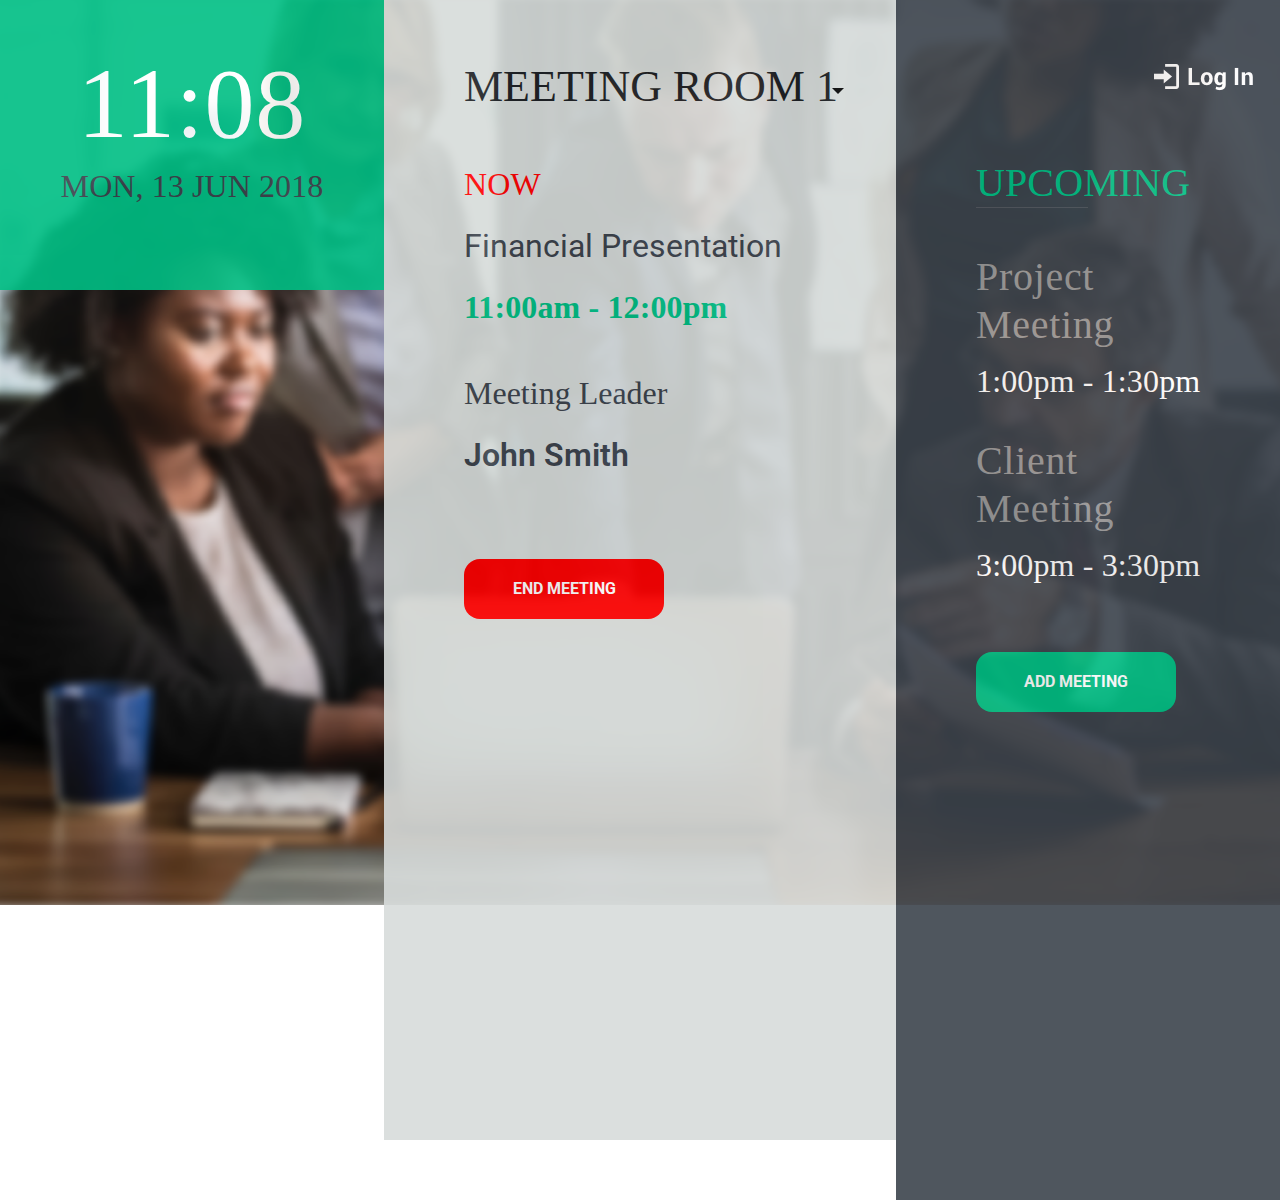
<file: display.html>
<!DOCTYPE html>
<html>
    <head>
        <title> MCRA </title>
        <meta charset="UTF-8">
        <meta name="viewport" content="width=device-width, initial-scale=1.0">
        
        <link rel="stylesheet" href="https://maxcdn.bootstrapcdn.com/bootstrap/3.3.7/css/bootstrap.min.css">
        <link rel="stylesheet" href="main.css">
        
        <script src="https://ajax.googleapis.com/ajax/libs/jquery/3.3.1/jquery.min.js"></script>
        <script src="https://maxcdn.bootstrapcdn.com/bootstrap/3.3.7/js/bootstrap.min.js"></script>
    </head>
    <body>
        <div class="main-container">
            <div class="timedate">
                <h1 class="time">11:08 <br><span>MON, 13 JUN 2018</span></h1>
            </div>
            <div class="mid-sect">
                <div class="custom-select">
                  <select>
                    <option value="0">MAIN CONFERENCE ROOM</option>
                    <option value="2" selected="selected">MEETING ROOM 1</option>
                    <option value="3">MEETING ROOM 2</option>
                  </select>
                </div>
                <div class="mid-info">
                    <div class="top">
                        <p class="red-color">NOW</p>
                        <p style="color:#3C434C;">Financial Presentation</p>
                        <p class="green-color">11:00am - 12:00pm</p>
                    </div>
                    <div class="bottom">
                        <p style="color:#3C434C;font-family: Roboto-Regular;">Meeting Leader</p>
                        <p style="font-weight: 600;color:#3C434C;">John Smith</p>
                    </div>
                </div>
                <div class="btnGroup">
                    <a href="#" class="end-btn">END MEETING</a>
                    <div class="redBG"></div>
                </div>
            </div>
            
            <div class="right-sect">
                <div class="container">
                    <div class="login-btn">
                        <button type='button' class="btn-link" data-toggle="modal" data-target="#popUpWindow"><img class="login-btn" src="Assets/Icons/login-icon-1x.png" alt="login"></button>
                    </div>
                  
                </div>
                <div class="short-line"></div>
                <div class="right-top">
                    <h2 class="green-color">UPCOMING</h2>
                </div>
                    <div class="right-info">
                        <h3>Project <br>Meeting</h3>
                        <div class="long-line"></div>
                        <p class="white">1:00pm - 1:30pm</p>
                        <div class="right-bottom">
                            <h3>Client <br>Meeting</h3>
                            <p class="white">3:00pm - 3:30pm</p>
                        </div>
                    </div>
                <div class="btnGroup">
                    <a href="#" class="add-btn">ADD MEETING</a>
                    <div class="greenBG"></div>
                </div>
            </div>
        </div>
        <script>
        var x, i, j, selElmnt, a, b, c;
        /*look for any elements with the class "custom-select":*/
        x = document.getElementsByClassName("custom-select");
        for (i = 0; i < x.length; i++) {
          selElmnt = x[i].getElementsByTagName("select")[0];
          /*for each element, create a new DIV that will act as the selected item:*/
          a = document.createElement("DIV");
          a.setAttribute("class", "select-selected");
          a.innerHTML = selElmnt.options[selElmnt.selectedIndex].innerHTML;
          x[i].appendChild(a);
          /*for each element, create a new DIV that will contain the option list:*/
          b = document.createElement("DIV");
          b.setAttribute("class", "select-items select-hide");
          for (j = 0; j < selElmnt.length; j++) {
            /*for each option in the original select element,
            create a new DIV that will act as an option item:*/
            c = document.createElement("DIV");
            c.innerHTML = selElmnt.options[j].innerHTML;
            c.addEventListener("click", function(e) {
                /*when an item is clicked, update the original select box,
                and the selected item:*/
                var y, i, k, s, h;
                s = this.parentNode.parentNode.getElementsByTagName("select")[0];
                h = this.parentNode.previousSibling;
                for (i = 0; i < s.length; i++) {
                  if (s.options[i].innerHTML == this.innerHTML) {
                    s.selectedIndex = i;
                    h.innerHTML = this.innerHTML;
                    y = this.parentNode.getElementsByClassName("same-as-selected");
                    for (k = 0; k < y.length; k++) {
                      y[k].removeAttribute("class");
                    }
                    this.setAttribute("class", "same-as-selected");
                    break;
                  }
                }
                h.click();
            });
            b.appendChild(c);
          }
          x[i].appendChild(b);
          a.addEventListener("click", function(e) {
              /*when the select box is clicked, close any other select boxes,
              and open/close the current select box:*/
              e.stopPropagation();
              closeAllSelect(this);
              this.nextSibling.classList.toggle("select-hide");
              this.classList.toggle("select-arrow-active");
            });
        }
        function closeAllSelect(elmnt) {
          /*a function that will close all select boxes in the document,
          except the current select box:*/
          var x, y, i, arrNo = [];
          x = document.getElementsByClassName("select-items");
          y = document.getElementsByClassName("select-selected");
          for (i = 0; i < y.length; i++) {
            if (elmnt == y[i]) {
              arrNo.push(i)
            } else {
              y[i].classList.remove("select-arrow-active");
            }
          }
          for (i = 0; i < x.length; i++) {
            if (arrNo.indexOf(i)) {
              x[i].classList.add("select-hide");
            }
          }
        }
        /*if the user clicks anywhere outside the select box,
        then close all select boxes:*/
        document.addEventListener("click", closeAllSelect);</script>
        </body>
        <div class="modal fade" id="popUpWindow">
            <div class="modal-dialog">
              <div class="modal-content">
                <!-- body -->
                <div class="modal-header">
                    
                    <div class="modal-pic" id="float-right">
                        <img src="Assets/Images/login-bg.png">
                      </div>
                  <form role="form" id="float-left">
                    <div class="form-group">
                        <h1>Log In</h1>
                      <input type="email" class="form-control" placeholder="Email"/>
                      <input type="password" class="form-control" placeholder="Password" />
                    </div>
                  </form>
                    <!-- footer -->
                  <div class="footer">
                  <button id="log-in" class="btn btn-success btn-block">Log In</button>
                </div>  
                </div>
              </div>
            </div>
          </div>
    </html>
</file>
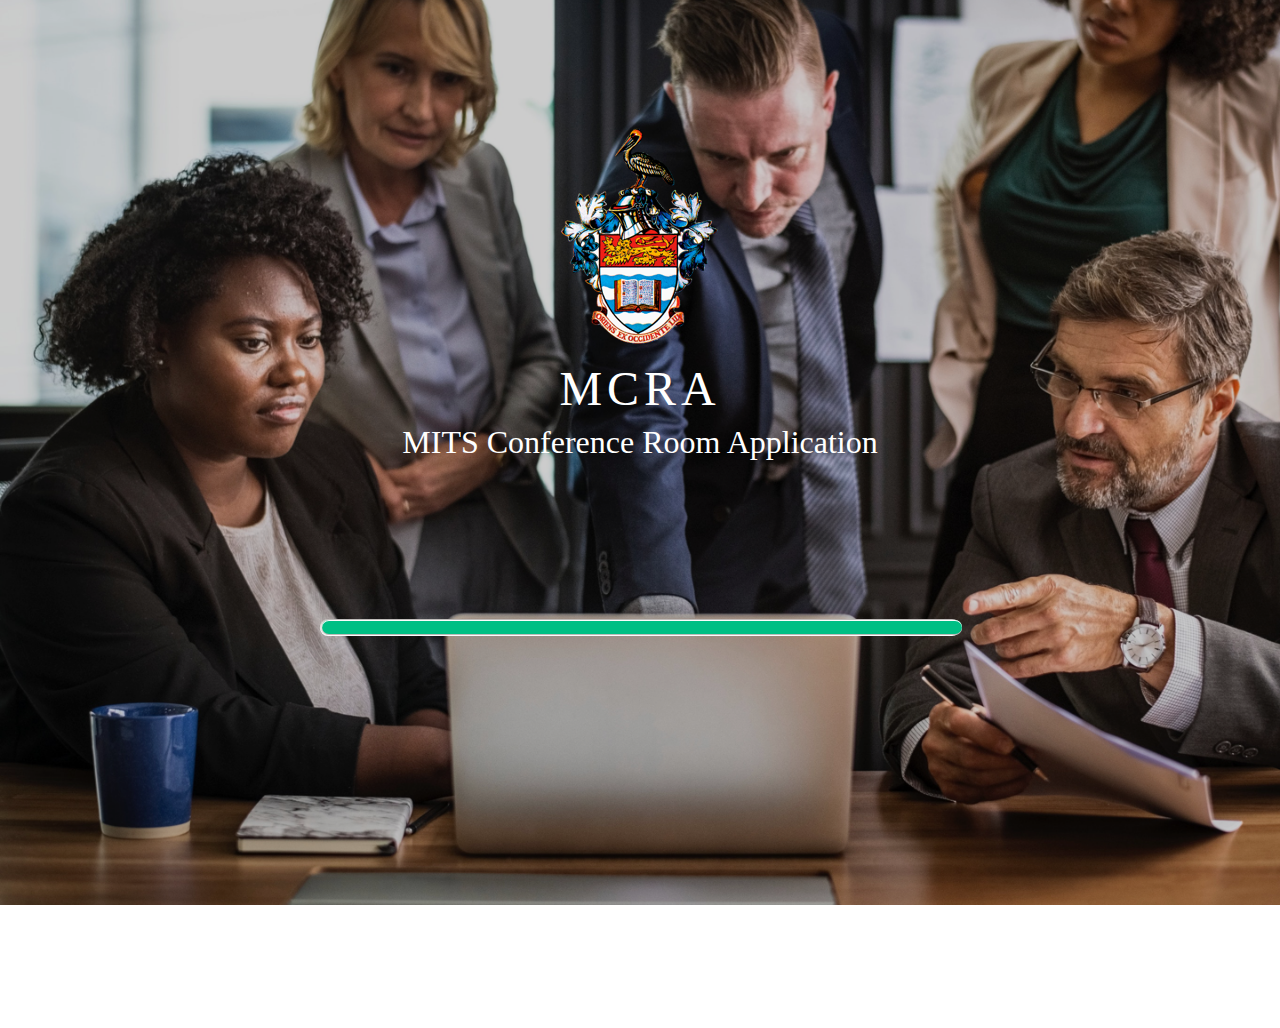
<file: load.html>
<!DOCTYPE html>
<html>
    <head>
        <title> MCRA </title>
        <meta charset="UTF-8">
        <meta name="viewport" content="width=device-width, initial-scale=1.0">
        <link rel="stylesheet" href="load.css">
    </head>
    <body>
        <div class="center">
            <img src="Assets/Images/UWI%20logo.png" alt="logo">
            <h1>MCRA</h1>
            <h2>MITS Conference Room Application</h2>
            <ul id="skill">
                <li><span class="bar graphic-design"></span></li>
            </ul>
        </div>
    </body>
</html>
</file>
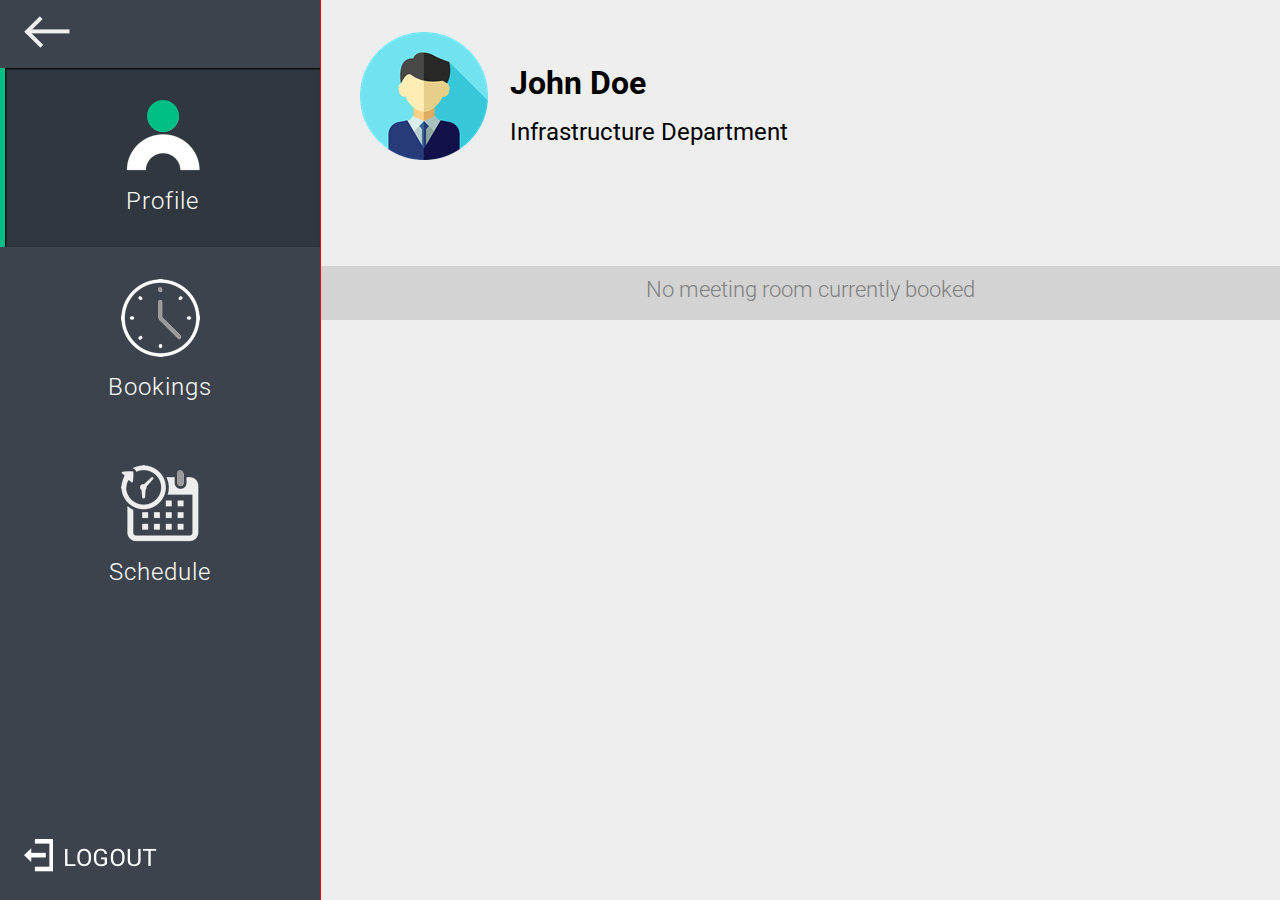
<file: profile.html>
<!DOCTYPE html>
<html>
    <head>
        <title> MCRA </title>
        <meta charset="UTF-8">
        <meta name="viewport" content="width=device-width, initial-scale=1.0">
        <link rel="stylesheet" href="profile.css">
    </head>
    <body>
        <section id="sideMenu">
            <nav>
                <img class="back-btn" src="Assets/Icons/back-btn@2x.png" alt="back">
                
                <div id="profile-tab" class="tab-icon active">
                    <img src="Assets/Icons/profile-icon@2x.png" alt="profile tab">
                    <a href="#">Profile</a>
                </div>
                <div id="book-tab" class="tab-icon">
                    <img src="Assets/Icons/clock-icon@2x.png" alt="bookings">
                    <a href="#">Bookings</a>
                </div>
                <div id="sched-tab" class="tab-icon">
                    <img src="Assets/Icons/calender-icon@2x.png" alt="calender">
                    <a href="#">Schedule</a>
                </div>
                <div class="mobile">
                    <label for="toggle">&#9776;</label>
                    <input type="checkbox" id="toggle"/>
                    <ul>
                        <li><a href="#">Profile</a></li>
                        <li><a href="#">Bookings</a></li>
                        <li><a href="#">Schedule</a></li>
                    </ul>
                </div>
            </nav>
            <div class="log-out">
                    <img src="Assets/Icons/logout-icon.png">
                </div>
        </section>
        <header>
            <div class="top-sect">
                <img src="Assets/Icons/user.png" alt="Avatar" class="avatar">
                <h1>John Doe</h1>
                <h2>Infrastructure Department</h2>
            </div>
            <div class="colorBG">
                <p>No meeting room currently booked</p>
            </div>
        </header>
    </body>
</html>
</file>
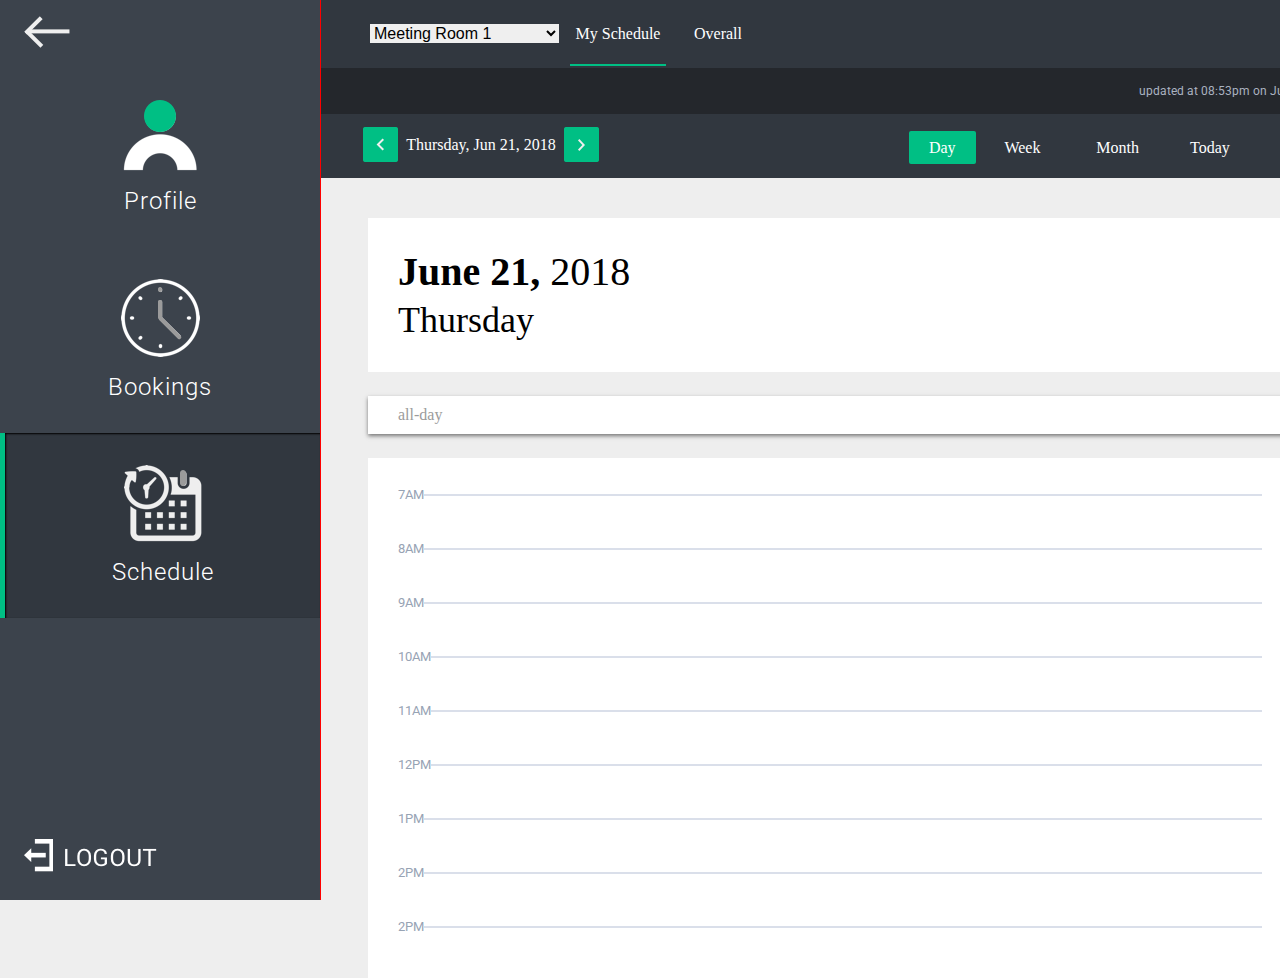
<file: schedule-day.html>
<!DOCTYPE html>
<html>
    <head>
        <title> MCRA </title>
        <meta charset="UTF-8">
        <meta name="viewport" content="width=device-width, initial-scale=1.0">
        <link rel="stylesheet" href="schedule-day.css">
        <script src="main.js"></script>
    </head>
    <body>
        <section id="sideMenu">
            <nav>
                <img class="back-btn" src="Assets/Icons/back-btn@2x.png" alt="back">
                
                <div id="profile-tab" class="tab-icon">
                    <img src="Assets/Icons/profile-icon@2x.png" alt="profile tab">
                    <a href="#">Profile</a>
                </div>
                <div id="book-tab" class="tab-icon">
                    <img src="Assets/Icons/clock-icon@2x.png" alt="bookings">
                    <a href="#">Bookings</a>
                </div>
                <div id="sched-tab" class="tab-icon  active">
                    <img src="Assets/Icons/calender-icon@2x.png" alt="calender">
                    <a href="#">Schedule</a>
                </div>
                <div class="mobile">
                    <label for="toggle">&#9776;</label>
                    <input type="checkbox" id="toggle"/>
                    <ul>
                        <li><a href="#">Profile</a></li>
                        <li><a href="#">Bookings</a></li>
                        <li><a href="#">Schedule</a></li>
                    </ul>
                </div>
            </nav>
            <div class="log-out">
                    <img src="Assets/Icons/logout-icon.png">
                </div>
        </section>
        <header>
            <div class="nav top">
                <ul>
                    <li><div class="custom-select" >
                      <select>
                        <option value="0">Main Conference Room</option>
                        <option value="1" selected="selected">Meeting Room 1</option>
                        <option value="2">Meeting Room 2</option>
                      </select>
                    </div></li>
                    <li class="sched top-active"><a href="#">My Schedule</a></li>
                    <li class="overall top-inactive"><a href="#">Overall</a></li>
                </ul>
            </div>
            <div class="time-update"><p>updated at 08:53pm on June 12, 2018</p></div>
            <div class="nav low">
                <div class="date-nav">
                    <img src="Assets/Icons/date-nav-left-btn.png"><p>Thursday, Jun 21, 2018</p><img src="Assets/Icons/date-nav-right-btn.png">
                </div>
                <ul>
                    <li><a class="day low-active" href="#">Day</a></li>
                     <li><a class="week" href="#">Week</a></li>
                     <li><a class="month" href="#">Month</a></li>
                     <li><a class="today" href="#">Today</a></li>
                </ul>
            </div>
            <div class="content-wrapper">
                <div class="section date-display">
                    <h1><span style="font-weight: 600;">June 21, </span>2018<br><span style="font-size:36px; ">Thursday</span></h1>
                </div>
                <div class="section all-day">
                    <p>all-day</p>
                </div>
                <div class="scheduler">
                    <ul class="content">
                        <li class="left"><span>7AM</span></li>
                        <li>8AM</li>
                        <li>9AM</li>
                        <li>10AM</li>
                        <li>11AM</li>
                        <li>12PM</li>
                        <li>1PM</li>
                        <li>2PM</li>
                        <li>2PM</li>
                        <li>3PM</li>
                        <li>4PM</li>
                        <li>5PM</li>
                        <li>6PM</li>
                        <li>7PM</li>
                    </ul>
                </div>
            </div>
        </header>
    </body>
</html>
</file>
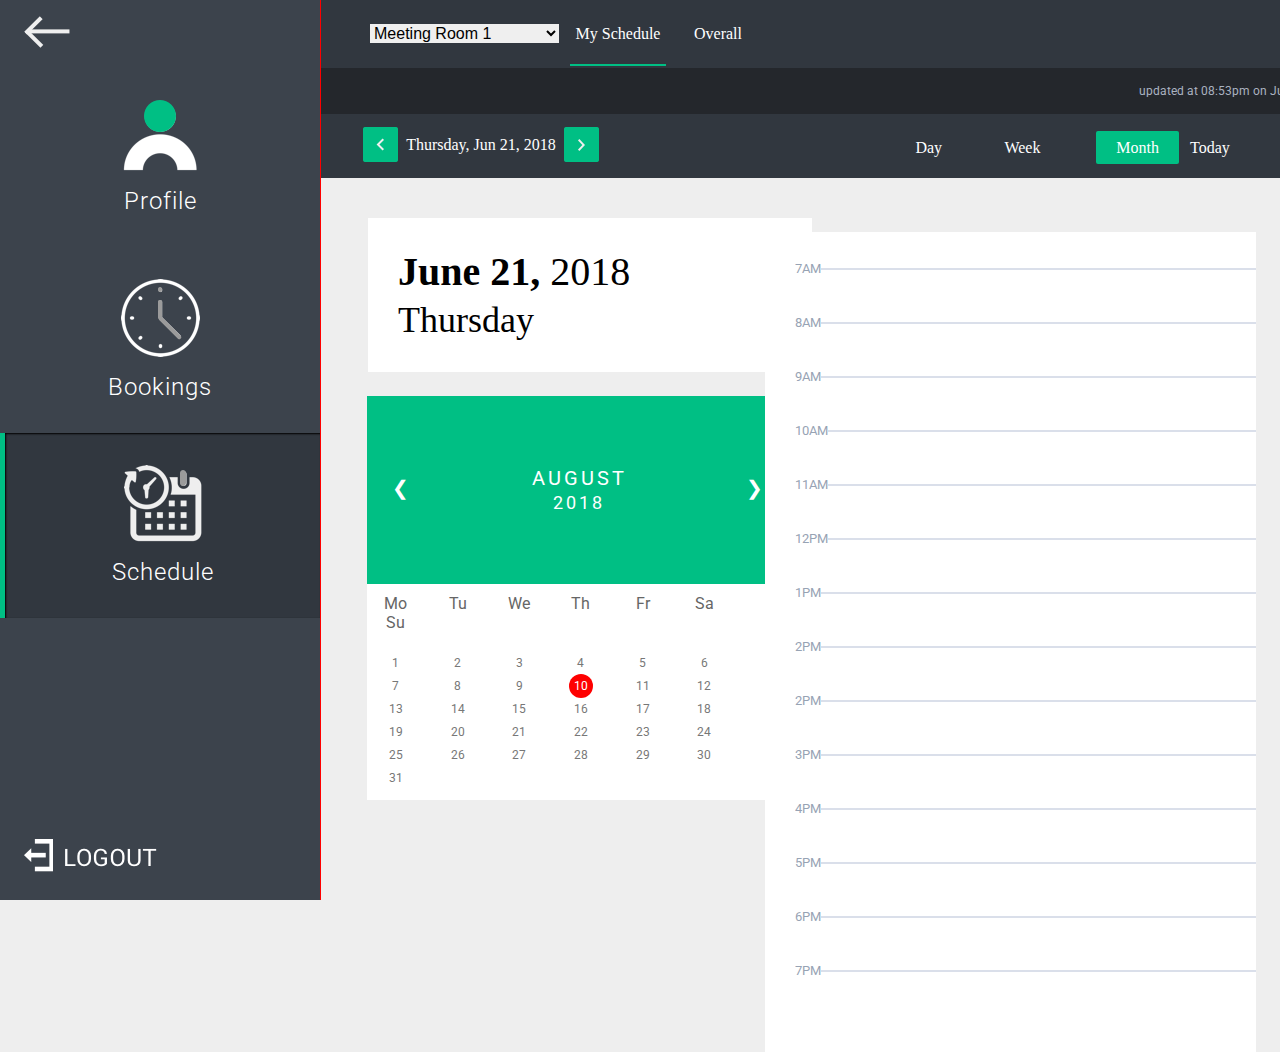
<file: schedule-month.html>
<!DOCTYPE html>
<html>
    <head>
        <title> MCRA </title>
        <meta charset="UTF-8">
        <meta name="viewport" content="width=device-width, initial-scale=1.0">
        <link rel="stylesheet" href="schedule-month.css">
        <script src="main.js"></script>
    </head>
    <body>
        <section id="sideMenu">
            <nav>
                <img class="back-btn" src="Assets/Icons/back-btn@2x.png" alt="back">
                
                <div id="profile-tab" class="tab-icon">
                    <img src="Assets/Icons/profile-icon@2x.png" alt="profile tab">
                    <a href="#">Profile</a>
                </div>
                <div id="book-tab" class="tab-icon">
                    <img src="Assets/Icons/clock-icon@2x.png" alt="bookings">
                    <a href="#">Bookings</a>
                </div>
                <div id="sched-tab" class="tab-icon  active">
                    <img src="Assets/Icons/calender-icon@2x.png" alt="calender">
                    <a href="#">Schedule</a>
                </div>
                <div class="mobile">
                    <label for="toggle">&#9776;</label>
                    <input type="checkbox" id="toggle"/>
                    <ul>
                        <li><a href="#">Profile</a></li>
                        <li><a href="#">Bookings</a></li>
                        <li><a href="#">Schedule</a></li>
                    </ul>
                </div>
            </nav>
            <div class="log-out">
                    <img src="Assets/Icons/logout-icon.png">
                </div>
        </section>
        <header>
            <div class="nav top">
                <ul>
                    <li><div class="custom-select" >
                      <select>
                        <option value="0">Main Conference Room</option>
                        <option value="1" selected="selected">Meeting Room 1</option>
                        <option value="2">Meeting Room 2</option>
                      </select>
                    </div></li>
                    <li class="sched top-active"><a href="#">My Schedule</a></li>
                    <li class="overall top-inactive"><a href="#">Overall</a></li>
                </ul>
            </div>
            <div class="time-update"><p>updated at 08:53pm on June 12, 2018</p></div>
            <div class="nav low">
                <div class="date-nav">
                    <img src="Assets/Icons/date-nav-left-btn.png"><p>Thursday, Jun 21, 2018</p><img src="Assets/Icons/date-nav-right-btn.png">
                </div>
                <ul>
                    <li><a class="day" href="#">Day</a></li>
                     <li><a class="week" href="#">Week</a></li>
                     <li><a class="month low-active" href="#">Month</a></li>
                     <li><a class="today" href="#">Today</a></li>
                </ul>
            </div>
            <div class="content-wrapper">
                <div class="section date-display">
                    <h1><span style="font-weight: 600;">June 21, </span>2018<br><span style="font-size:36px; ">Thursday</span></h1>
                </div>
                <div class="calendar">
                    <div class="c-month">      
                      <ul>
                        <li class="prev">&#10094;</li>
                        <li class="next">&#10095;</li>
                        <li>
                          August<br>
                          <span style="font-size:18px">2018</span>
                        </li>
                      </ul>
                    </div>

                    <ul class="weekdays">
                      <li>Mo</li>
                      <li>Tu</li>
                      <li>We</li>
                      <li>Th</li>
                      <li>Fr</li>
                      <li>Sa</li>
                      <li>Su</li>
                    </ul>

                    <ul class="days">  
                      <li>1</li>
                      <li>2</li>
                      <li>3</li>
                      <li>4</li>
                      <li>5</li>
                      <li>6</li>
                      <li>7</li>
                      <li>8</li>
                      <li>9</li>
                      <li><span class="c-active">10</span></li>
                      <li>11</li>
                      <li>12</li>
                      <li>13</li>
                      <li>14</li>
                      <li>15</li>
                      <li>16</li>
                      <li>17</li>
                      <li>18</li>
                      <li>19</li>
                      <li>20</li>
                      <li>21</li>
                      <li>22</li>
                      <li>23</li>
                      <li>24</li>
                      <li>25</li>
                      <li>26</li>
                      <li>27</li>
                      <li>28</li>
                      <li>29</li>
                      <li>30</li>
                      <li>31</li>
                    </ul>
                </div>
                <div class="scheduler">
                    <ul class="content">
                        <li class="left"><span>7AM</span></li>
                        <li>8AM</li>
                        <li>9AM</li>
                        <li>10AM</li>
                        <li>11AM</li>
                        <li>12PM</li>
                        <li>1PM</li>
                        <li>2PM</li>
                        <li>2PM</li>
                        <li>3PM</li>
                        <li>4PM</li>
                        <li>5PM</li>
                        <li>6PM</li>
                        <li>7PM</li>
                    </ul>
                </div>
            </div>
        </header>
    </body>
</html>
</file>
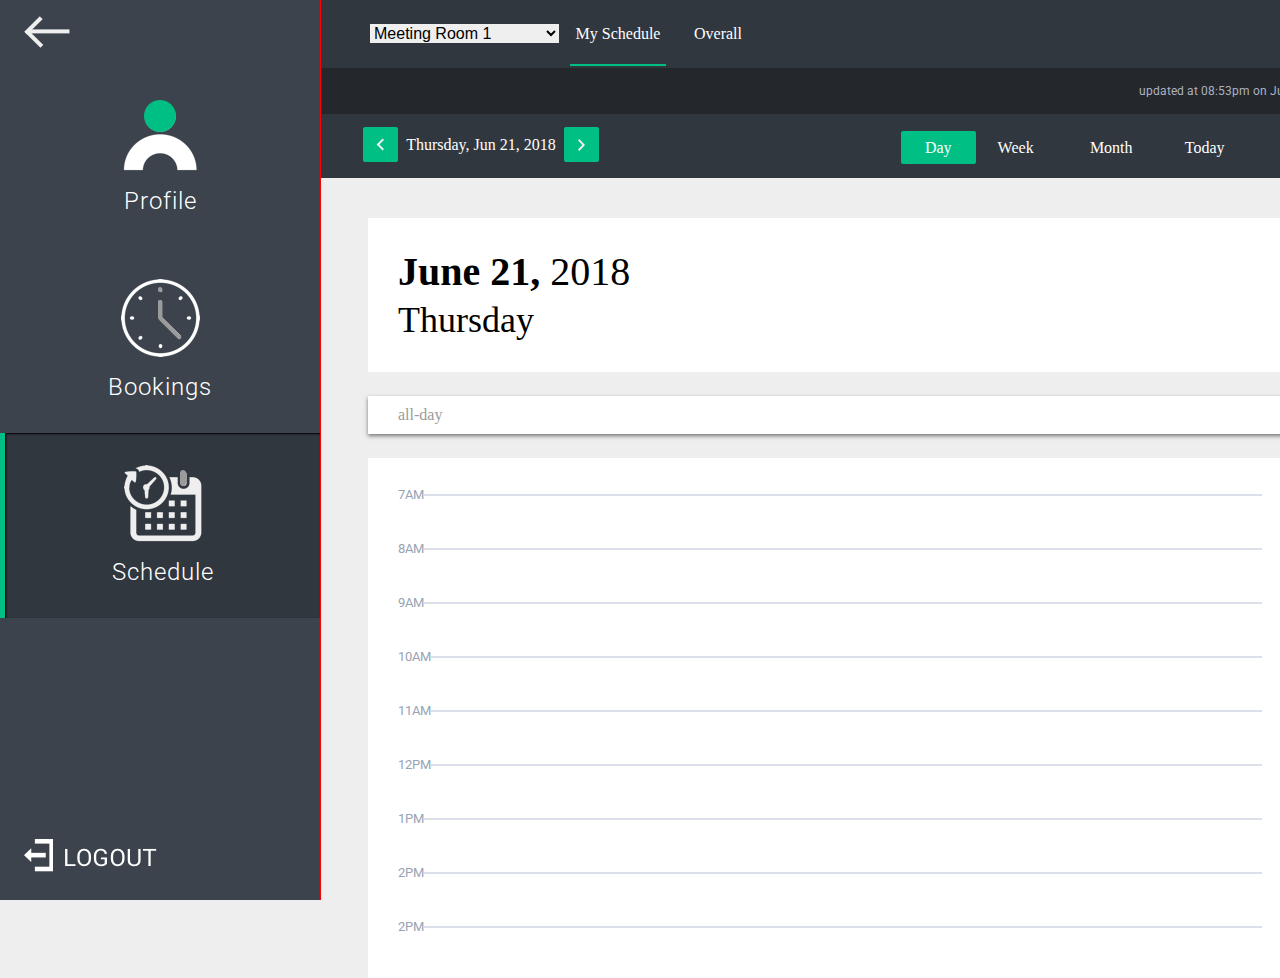
<file: schedule.html>
<!DOCTYPE html>
<html>
    <head>
        <title> MCRA </title>
        <meta charset="UTF-8">
        <meta name="viewport" content="width=device-width, initial-scale=1.0">
        <link rel="stylesheet" href="schedule.css">
        <script src="main.js"></script>
    </head>
    <body>
        <section id="sideMenu">
            <nav>
                <img class="back-btn" src="Assets/Icons/back-btn@2x.png" alt="back">
                
                <div id="profile-tab" class="tab-icon">
                    <img src="Assets/Icons/profile-icon@2x.png" alt="profile tab">
                    <a href="#">Profile</a>
                </div>
                <div id="book-tab" class="tab-icon">
                    <img src="Assets/Icons/clock-icon@2x.png" alt="bookings">
                    <a href="#">Bookings</a>
                </div>
                <div id="sched-tab" class="tab-icon  active">
                    <img src="Assets/Icons/calender-icon@2x.png" alt="calender">
                    <a href="#">Schedule</a>
                </div>
                <div class="mobile">
                    <label for="toggle">&#9776;</label>
                    <input type="checkbox" id="toggle"/>
                    <ul>
                        <li><a href="#">Profile</a></li>
                        <li><a href="#">Bookings</a></li>
                        <li><a href="#">Schedule</a></li>
                    </ul>
                </div>
            </nav>
            <div class="log-out">
                    <img src="Assets/Icons/logout-icon.png">
                </div>
        </section>
        <header>
            <div class="nav top">
                <ul>
                    <li><div class="custom-select" >
                      <select>
                        <option value="0">Main Conference Room</option>
                        <option value="1" selected="selected">Meeting Room 1</option>
                        <option value="2">Meeting Room 2</option>
                      </select>
                    </div></li>
                    <li class="sched top-active"><a href="#">My Schedule</a></li>
                    <li class="overall top-inactive"><a href="#">Overall</a></li>
                </ul>
            </div>
            <div class="time-update"><p>updated at 08:53pm on June 12, 2018</p></div>
            <div class="nav low">
                <div class="date-nav">
                    <img src="Assets/Icons/date-nav-left-btn.png"><p>Thursday, Jun 21, 2018</p><img src="Assets/Icons/date-nav-right-btn.png">
                </div>
                <ul>
                    <li><a class="day low-active" href="#">Day</a></li>
                     <li><a class="week" href="#">Week</a></li>
                     <li><a class="month" href="#">Month</a></li>
                     <li><a class="today" href="#">Today</a></li>
                </ul>
            </div>
            <div class="content-wrapper">
                <div class="section date-display">
                    <h1><span style="font-weight: 600;">June 21, </span>2018<br><span style="font-size:36px; ">Thursday</span></h1>
                </div>
                <div class="section all-day">
                    <p>all-day</p>
                </div>
                <div class="scheduler">
                    <ul class="content">
                        <li class="left"><span>7AM</span></li>
                        <li>8AM</li>
                        <li>9AM</li>
                        <li>10AM</li>
                        <li>11AM</li>
                        <li>12PM</li>
                        <li>1PM</li>
                        <li>2PM</li>
                        <li>2PM</li>
                        <li>3PM</li>
                        <li>4PM</li>
                        <li>5PM</li>
                        <li>6PM</li>
                        <li>7PM</li>
                    </ul>
                </div>
            </div>
        </header>
    </body>
</html>
</file>
<file: main.css>
@import url('https://fonts.googleapis.com/css?family=Roboto');

/*-------Global-------*/
* {
    margin: 0;
    padding: 0;
    border: 0;
    outline: 0;
    font-size: 100%;
    vertical-align: baseline;
}
:root {
    --main-red: #FE0000;
    --main-green: #00BF84;
    --main-black: #1B1B1B;
    --main-gray: #9B9B9B;
    --main-blue: #3C434C;
    --main-darkblue: #31373F;
}
html {
    font-family: 'roboto', serif;
    height: 100%;
    min-height: 100%;
}
body {
    width: 100%;
    height: 100%;
    background-image: url(Assets/Images/display%20bg.png);
    background-position: center;
    background-repeat: no-repeat;
    background-size: cover;
    font-family: roboto;
    min-height: 100%;
    overflow:hidden;
    z-index: -1;
}
.main-container{
    overflow: auto;
}

/*-------Time Date Section-------*/
.main-container .timedate .time{
    font-size: 100px;
    font-family: Roboto-Regular;
    color: white;
    display: table-cell;
    font-weight: 400;
    color: #ffffff;
    height: inherit;
    width: inherit;
    vertical-align: middle;
    line-height: 60px;
    letter-spacing: 0.89px;
}
.main-container .timedate .time span{
    color: #3C434C;
    font-size: 32px;
    letter-spacing: 0.09px;
    font-family:Roboto-Bold;
}
.main-container .timedate{
    background-color: var(--main-green);
    height: 290px;
    width: 30%;
    opacity: .9;
    filter: alpha(opacity=50);
    text-align: center;
    float:left;  
    border-style:solid; 
}

/*-------Middle Section-------*/
.main-container .mid-sect .options h1{
    font-family: Roboto-Bold;
    font-size: 48px;
    letter-spacing: 0.56px;
    line-height: 92px;
    color: var(--main-black);
    cursor:pointer;
}
.main-container .mid-sect .options .room-opt{
    float: left;
    padding-right: 16px;
    cursor: pointer;
}
.main-container .mid-sect .options .dropdwn{
    display:inline-block;
    margin-top: 52px;
    margin-left: 16px;
    cursor: pointer;
}
.main-container .mid-info p{
    font-size: 32px;
}
.main-container .mid-info .top .red-color{
    color: var(--main-red);
    font-size: 32px;
    letter-spacing: 0.09px;
    font-family: Roboto-Bold;
}
.main-container .mid-info .top .green-color{
    font-family: Roboto-Bold;
    font-weight: 600;
    letter-spacing: 0.12px;
    color: var(--main-green);
}
.main-container .btnGroup .end-btn{
    display: inline-block;
    text-decoration: none;
    width: 200px;
    height: 60px;
    line-height: 60px;
    font-size: 16px;
    font-weight: 700;
    text-align: center;
    margin-bottom: 40%;
    color: #ffffff;
}
.main-container .mid-sect .btnGroup{
    position: relative;
    z-index: 1;
    margin-left: 80px;
}
.main-container .btnGroup .redBG{
    background-color: var(--main-red);
    display: block;
    height: 60px;
    width: 200px;
    position: absolute;
    z-index: -1;
    top: 0;
    border-radius: 16px;
    cursor: pointer;
}
.main-container .btnGroup .redBG:hover{
    cursor: pointer;
    opacity: .6;
}
.main-container .mid-sect{
    background-color: #D7DCDA;
    opacity: .9;
    filter: alpha(opacity=50);
    float:left; 
    width:40%; 
    height:1200px;
    margin-top: -60px;
}
.mid-sect .options{
    position: relative;
    margin: 80px 80px 66px 80px;
}
.mid-sect .mid-info{
    margin-left: 80px;
}
.mid-sect .mid-info .top p{
    margin-bottom: 16px;
}
.mid-sect .mid-info .top{
    margin-bottom: 40px;
}
.mid-sect .mid-info .bottom p{
    margin-bottom: 16px;
}
.mid-sect .mid-info .bottom{
    margin-bottom: 80px;
}
    /*-------Custom Room Select-------*/
    /*the container must be positioned relative:*/
            .custom-select {
                position: relative;
              font-family: Roboto-Bold;
              width:500px;
                display: block;
                margin-left: 80px;
                margin-right: auto;
                margin-top: 120px;
                margin-bottom: 48px;
            }
            .custom-select select {
              display: none; /*hide original SELECT element:*/
            }
            .select-selected {
              background-color: transparent;
            }
            /*style the arrow inside the select element:*/
            .select-selected:after {
              position: absolute;
              content: "";
              top: 28px;
              right: 10px;
              width: 0;
              height: 0;
              border: 6px solid transparent;
              border-color:black transparent transparent transparent;
            }
            /*point the arrow upwards when the select box is open (active):*/
            .select-selected.select-arrow-active:after {
              border-color: transparent transparent black transparent;
              top: 20px;
            }
            .select-items div{
                font-size:40px;
                padding-left: 16px;
                font-family: Roboto-Regular;
                line-height: 54px;
                color: #1C1F23;
                cursor: pointer;
            }
            /*style the items (options), including the selected item:*/
             .select-selected {
              color: #1C1F23;
              cursor: pointer;
              user-select: none;
              font-size:48px;
              font-family: Roboto-Bold;
              left:0px;
              line-height: 54px;
            }
            /*style items (options):*/
            .select-items {
              position: absolute;
              background-color: white;
              box-shadow: 5px 10px 18px #888888;
              top: 100%;
              left: 0;
              right: 0;
              z-index: 99;
            }
            /*hide the items when the select box is closed:*/
            .select-hide {
              display: none;
            }
            .select-items div:hover, .same-as-selected {
              background-color: rgba(0, 0, 0, 0.1);
            }
            /*Responsive*/
            @media only screen and (max-width:1750px){
                .custom-select {
                    width: 390px;
                }
                .select-items div {
                    font-size:40px;
                }
                .select-selected{
                    font-size: 44px;
                }
            }
            @media only screen and (max-width: 1200px) {
                .custom-select {
                    width:300px;
                    margin-top: 140px
                }
                .select-items div {
                    font-size:28px;
                    line-height: 40px;
                }
                .select-selected{
                    font-size: 30px;
                    line-height: 40px;
                }
                .select-selected:after{
                    top: 16px;
                }
                .select-selected.select-arrow-active:after{
                    top:16px;
                }
            }
            @media only screen and (max-width:1100px){
                .custom-select {
                    width:280px;
                }
                .select-items div {
                    font-size:24px;
                }
                .select-selected{
                    font-size: 32px;
                }
            }
            @media only screen and (max-width: 900px) {
                .custom-select {
                    width:250px;
                    margin-top:150px; 
                    margin-bottom: 37px;
                }
                .select-items div {
                    font-size:24px;
                    line-height: 40px;
                }
                .select-selected{
                    font-size: 28px;
                    line-height: 40px;
                }
                .select-selected:after{
                    top: 16px;
                }
                .select-selected.select-arrow-active:after{
                    top:16px;
                }
            }
            @media only screen and (max-width: 600px) {
                .custom-select{
                    width:66%;
                    padding-top: 40px;
                    padding-bottom: 16px;
                    left:21%;
                    right: 85%;
                }
                .select-items div {
                    font-size:24px;
                    line-height: 32px;
                    text-align: left;
                }
                .select-selected{
                    font-size: 24px;
                    line-height: 32px;
                    text-align: left;
                }
                .select-selected:after{
                    top: 52px;
                }
                .select-selected.select-arrow-active:after{
                    top:48px;
                }
            }
/*-------Right Section-------*/
.main-container .right-sect .right-top .green-color{
    color: var(--main-green);
    font-size: 40px;
    letter-spacing: 0.11px;
    font-family: Roboto-bold;
}
.main-container .right-sect .right-info h3{
    font-family: Roboto-Medium;
    font-size: 40px;
    letter-spacing: 0.69px;
    line-height: 48px;
    color: var(--main-gray);
}
.main-container .right-sect .right-info p {
    font-size: 32px;
    font-family: Roboto-Bold;
    letter-spacing: 0.14px;
    color: white;
}
.main-container .right-sect .btnGroup{
    position: relative;
    z-index: 1;
    margin-left: 80px;
}
.main-container .btnGroup .add-btn{
    display: inline-block;
    text-decoration: none;
    width: 200px;
    height: 60px;
    line-height: 60px;
    font-size: 16px;
    font-weight: 700;
    text-align: center;
    margin-bottom: 40%;
    color: #ffffff;
}
.main-container .btnGroup .greenBG{
    background-color: var(--main-green);
    display: block;
    height: 60px;
    width: 200px;
    position: absolute;
    z-index: -1;
    top: 0;
    border-radius: 16px;
    cursor: pointer;
}
.main-container .btnGroup .greenBG:hover{
    cursor: pointer;
    background-color: var(--main-green);
    opacity: 1;
}
.main-container .right-sect .login-btn:hover{
    opacity: 0.7;
    cursor: pointer;
}
.main-container .right-sect{
    background-color: #3C434C;
    opacity: .9;
    filter: alpha(opacity=50);
    float:left; 
    width:30%; 
    height:1200px;
}
.right-sect .right-info .white-color {
    color: white;
    margin-bottom: 32px;
}
.right-sect .right-top{
    margin:40px 0px 0px 80px;
}
.right-sect .right-info{
    margin: 48px 4px 0px 80px;
}
 .right-sect .short-line{
    width: 112px;
    height: 47px;
    border-bottom: 1px solid #9B9B9B;
    position: absolute;
    margin:40px 0px 0px 80px;
    opacity: .25;
    filter: alpha(opacity=25);
    padding-bottom: 0px;
}
 right-sect .long-line{
    width: 240px;
    height: 47px;
    border-bottom: 1px solid #9B9B9B;
    position: absolute;
    opacity: .25;
    filter: alpha(opacity=25);
    padding-bottom: 16px;
}
.right-sect .right-bottom{
    margin: 32px 0px 64px 0px;
}
/*Login Modal*/
.container .login-btn button{
    cursor: pointer;
    float: right;
    margin-right:60%;
    margin-left: 0%;
    margin-top: 64px;
    margin-bottom: 30px;
}
#popUpWindow{
  //background: lightblue; 
}
#float-left #float-right{
    width:100px;
    height:100px;
    border:1px solid red;
    margin-right:10px;
    float:left;
}
.modal-pic{
    float:right;
    width: 50%;
    margin-top:px;
    padding: 0px;
}
.modal-header{
    margin:0px;
}
.modal-header img{
    max-width: 100%;
    max-height: 100%;
    margin-left: 10px;
}
.modal-header form{
    width:50%;
}
.form-group input{
    margin:auto auto 16px;
}
#log-in{
    margin-top: 16px; 
}
.footer{
    margin-top:px;
    width: 25%;
}
.form-group h1{
    margin-bottom: 16px;
}
    /*Login Modal Responsive*/
    @media only screen and (max-width:700px){
        #log-in{
            margin-top:40px;
        }
    }
    @media only screen and (max-width:600px){
        #log-in{
            margin-top:-6px;
        }
        input{
        margin:auto auto 8px;
        }
        .modal-header img{
            display: none;
        }
        .modal-header form{
            width:100%;
        }
    }

/*Overall Display Responsive*/
@media only screen and (max-width:1750px){
    .container .login-btn button{
        margin-right: 70%;
    }
}
@media only screen and (max-width:1200px){
    .container .login-btn button{
        margin-right: 71%;
    }
    .main-container .right-sect .right-info p{
        font-size:24px;
    }
    .main-container .timedate .time{
        font-size: 72px;
    }
    .main-container .timedate .time span{
        font-size: 24px;
    }
    .main-container .mid-info .top .red-color{
        font-size: 20px;
    }
    .main-container .mid-info p{
        font-size:24px;
    }
    .main-container .btnGroup .redBG{
        height: 50px;
        width: 150px;
    }
    .main-container .btnGroup .end-btn{
        height: 50px;
        width: 150px;
        line-height: 50px;
    }
    .container .login-btn button{
        margin-top:78px;
    }
    .main-container .right-sect .right-top .green-color{
        font-size:24px;
    }
    .main-container .btnGroup .greenBG{
        height: 50px;
        width: 150px;
    }
    .main-container .btnGroup .add-btn{
        height: 50px;
        width: 150px;
        line-height: 50px;
    }
    .main-container .right-sect .right-info h3{
        font-size:24px;
        letter-spacing: 0.42px;
        line-height: 32px;
    }
    .main-container .right-sect .right-info p{
        font-size: 20px;
    }
}
@media only screen and (max-width:900px){
    .main-container .timedate .time{
        font-size: 48px;
        line-height: 40px;
    }
    .main-container .timedate .time span{
        font-size: 16px;
    }
    .main-container .timedate{
        height: 180px;
    }
    .mid-sect .mid-info{
        margin-left: 16px;
    }
    .main-container .mid-sect .btnGroup{
        margin-left: 16px;
    }
    .custom-select{
        margin-left: 16px;
        margin-top: 90px;
        margin-bottom: 18px;
    }
    .main-container .mid-info .top .red-color{
        font-size: 20px;
    }
    .main-container .mid-info p{
        font-size:24px;
    }
    .main-container .btnGroup .redBG{
        height: 50px;
        width: 150px;
    }
    .main-container .btnGroup .end-btn{
        height: 50px;
        width: 150px;
        line-height: 50px;
    }
    .container .login-btn button{
        margin-left: auto;
        margin-top: 40px;
        margin-bottom: 0px;
    }
    .right-sect .right-top{
        margin-left: 16px;
    }
    .main-container .right-sect .right-top .green-color{
        font-size:24px;
    }
    .right-sect .short-line{
        margin-left: 16px;
    }
    .right-sect .right-info{
        margin-left: 16px;
    }
    .main-container .btnGroup .greenBG{
        height: 50px;
        width: 150px;
    }
    .main-container .btnGroup .add-btn{
        height: 50px;
        width: 150px;
        line-height: 50px;
    }
    .main-container .right-sect .btnGroup{
        margin-left: 16px;
    }
    .main-container .right-sect .right-info h3{
        font-size:24px;
        letter-spacing: 0.42px;
        line-height: 32px;
    }
    .main-container .right-sect .right-info p{
        font-size: 20px;
    }
}
@media only screen and (max-width:768px){
    .container .login-btn button{
        margin-left: auto;
        margin-right: 60px;
    }
}
@media only screen and (max-width:600px){
    body{
        background: none;
        overflow: scroll;
    }
    .main-container .timedate{
        float:none;
        width:100%;
        height: ;
    }
    .main-container .timedate .time{
        font-size:48px;
        display: inline-block;
        font-size:48px;
        padding-top: 32px;
    }
    .main-container .timedate .time span{
        font-size: 24px;
    }
    .main-container .mid-sect{
        float:none;
        width:100%;
        margin-top:-90px;
        height: auto;
        text-align: left;
        display: block;
        
    }
    .mid-sect .mid-info{
        margin-left: 25%;
        margin-right: 25%;
        width: 75%;
    }
    .main-container .mid-sect .btnGroup{
        margin-left: 25%; 
    }
    
    .main-container .right-sect{
        float:none;
        width: 100%;
        height: auto;
    }
    .right-sect .right-top{
        margin-left: 25%;
        margin-right: 25%;
        width: 75%;
    }
    .right-sect .short-line{
        margin-left: 25%;
        margin-right: 25%;
    }
    .right-sect .right-info{
        margin-left: 25%;
        margin-right: 25%;
        width: 75%;
    }
    .main-container .right-sect .btnGroup{
        margin-left: 25%;
    }
    .container .login-btn button{
        margin-top:18%;
    }
}
</file>
<file: load.css>
@import url('https://fonts.googleapis.com/css?family=Roboto');

/*-------Global-------*/
* {
    margin: 0;
    padding: 0;
    border: 0;
    outline: 0;
    font-size: 100%;
    vertical-align: baseline;
}
:root {
    --main-red: #FE0000;
    --main-green: #00BF84;
    --main-black: #1B1B1B;
    --main-gray: #9B9B9B;
    --main-blue: #3C434C;
    --main-darkblue: #31373F;
}
html {
    font-family: 'roboto', serif;
    height: 100%;
    min-height: 100%;
}
body { 
    width: 100%;
    height: 100%;
    background-image: url(Assets/Images/load%20page%20bg.png);
    background-position: center;
    background-repeat: no-repeat;
    background-size: cover;
    font-family: roboto;
    min-height: 100%;
    overflow:hidden;
    z-index: -1; 
}
/*-------Content-------*/
.center{
    margin-top:10%;
}
.center h1{
    font-size: 48px;
    color: white;
    font-family: Roboto-Regular;
    text-align: center;
    letter-spacing: 4.93px;
    font-weight: 400;
    margin-bottom: 8px;
}
.center h2{
    font-size: 32px;
    font-weight: 300;
    color: white;
    text-align: center;
    font-family: Roboto-light;
    letter-spacing: 3.29;
}
.center img {
    display: block;
    margin-left: auto;
    margin-right: auto;
    margin-bottom: 16px;
}
/*-------Load Bar-------*/
#skill { 
	list-style: none;
	width: 50%;
	margin: 10% auto 0;
	position: relative;
	line-height: 2em;
	padding: 30px 0;
}
#skill li { 
	margin-bottom:auto; 
	background:#D7D7D7;
	background-image: -webkit-gradient(linear, left top, left bottom, from(#e1ddd9), to(#e9e5e2));
	background-image: -webkit-linear-gradient(top, #e1ddd9, #e9e5e2);
	background-image: -moz-linear-gradient(top, #e1ddd9, #e9e5e2);
	background-image: -ms-linear-gradient(top, #e1ddd9, #e9e5e2);
	background-image: -o-linear-gradient(top, #e1ddd9, #e9e5e2);
	background-image: linear-gradient(top, #e1ddd9, #e9e5e2);  
	height:16px; 
	border-radius:10px; 
	-moz-box-shadow: 0 1px 0px #bebbb9 inset, 0 1px 0 #fcfcfc;	 
	-webkit-box-shadow: 0 1px 0px #bebbb9 inset, 0 1px 0 #fcfcfc;	 
	box-shadow: 0 1px 0px #bebbb9 inset, 0 1px 0 #fcfcfc;	  
}
.bar { 
	height:14px; 
	margin:1px 2px;  
	position:absolute;
	border-radius:10px;
	-moz-box-shadow: 0 1px 0px #fcfcfc inset, 0 1px 0 #bebbb9;
	-webkit-box-shadow: 0 1px 0px #fcfcfc inset, 0 1px 0 #bebbb9;	 
	box-shadow: 0 1px 0px #fcfcfc inset, 0 1px 0 #bebbb9;		
}
.graphic-design {
	width:100%; 
	-moz-animation:graphic-design 2s ease-out;
	-webkit-animation:graphic-design 2s ease-out;
	background-color: var(--main-green);
	background-image: -webkit-gradient(linear, left top, left bottom, from(var(--main-green)), to(#13BC88));
	background-image: -webkit-linear-gradient(top, var(--main-green), #13BC88);
	background-image: -moz-linear-gradient(top, var(--main-green), #13BC88);
	background-image: -ms-linear-gradient(top, var(--main-green), #13BC88);
	background-image: -o-linear-gradient(top, var(--main-green), #13BC88);
	background-image: linear-gradient(top, var(--main-green), #13BC88);
}
@-moz-keyframes graphic-design {0%  { width:0px;} 100%{ width:100%;}  }


@-webkit-keyframes graphic-design{ 0%  { width:0px;} 100%{ width:100%;}  }

/*-------Responsive-------*/
@media only screen and (max-width: 700px) {

}
</file>
<file: profile.css>
@import url('https://fonts.googleapis.com/css?family=Roboto');

/*-------Global-------*/
* {
    margin: 0;
    padding: 0;
    border: 0;
    outline: 0;
    font-size: 100%;
    vertical-align: baseline;
}
:root {
    --main-red: #FE0000;
    --main-green: #00BF84;
    --main-black: #1B1B1B;
    --main-gray: #9B9B9B;
    --main-blue: #3C434C;
    --main-darkblue: #31373F;
}
html {
    font-family: 'roboto', serif;
    height: 100%;
    min-height: 100%;
}
body {
    background: #EEEEEE;
    width: 100%;
    height: 100%;
    font-family: roboto;
    min-height: 100%;
    overflow:hidden;
    z-index: -1;
}
/*-------Profile Page-------*/
nav{
    background-color: none;
}
#sideMenu{
    background: var(--main-blue);
    max-width: 25%;
    width: 25%;
    height: 100%;
    border-right: 1.5px solid var(--main-red);
    position: absolute;
    top: 0;
    bottom: 0;
    padding: 0;
}
nav .back-btn{
    padding: 16px 0px 16px 24px;
    cursor: pointer
}
.mobile{
    display: none;
}
.log-out{
    align-content: left;
    bottom: 0px;
    width: 100%;
    position: fixed;
    padding:24px;
    cursor: pointer;
}
.active{
    background: var(--main-darkblue);
    border-left: 5px solid var(--main-green);
    box-shadow: 1px 1px 2px black inset;
}
nav a{
    font-family: roboto;
    display: block;
    color: white;
    text-decoration: none;
    font-size: 24px;
    font-weight: 300;
    text-align: center;
    letter-spacing: 1px;
    transition: all 0.5s ease-in-out;
}
nav div:hover{
    border-left: 5px solid var(--main-green);
    background: var(--main-darkblue);
    opacity: .7;
}
nav .tab-icon{
    padding: 10% 25% 10% 25%;
    align-content:center;
}
nav .tab-icon img{
    display: block;
    margin: auto;
    padding-bottom: 16px;
}
nav div{
    padding: 10% 0% 10% 0%;
    cursor: pointer;
}
header .top-sect{
    margin-left: 25%;
    padding: 32px 0px 0px 40px;
}
header h1{
    font-family: roboto;
    font-size: 32px;
    position: relative;
    margin-left: 150px;
    margin-top: 32px;
}
header h2{
    font-family: roboto;
    font-size: 24px;
    font-weight: 400;
    position: relative;
    margin-left: 150px;
    margin-top: 16px;
}
header div p{
    font-family: roboto;
    color: gray;
    font-size: 22px;
    font-weight: 300;
    line-height: 48px;
    margin-left: 340px;
    text-align: center;
}
.colorBG{
    background-color: lightgray;
    width: 100%;
    height: 54px;
    margin-top: 120px;
}
header .avatar{
    display: inline-block;
    position: absolute;
}
</file>
<file: schedule-day.css>
@import url('https://fonts.googleapis.com/css?family=Roboto');

/*-------Global-------*/
* {
    margin: 0;
    padding: 0;
    border: 0;
    outline: 0;
    font-size: 100%;
    vertical-align: baseline;
}
:root {
    --main-red: #FE0000;
    --main-green: #00BF84;
    --main-black: #1B1B1B;
    --main-gray: #9B9B9B;
    --main-blue: #3C434C;
    --main-darkblue: #31373F;
}
html {
    font-family: 'roboto', serif;
    height: 100%;
    min-height: 100%;
}
body {
    background: #EEEEEE;
    width: 100%;
    height: 100%;
    font-family: roboto;
    min-height: 100%;
    overflow:hidden;
    z-index: -1;
}
/*-------Side Navigation-------*/
nav{
    background-color: none;
}
#sideMenu{
    background: var(--main-blue);
    max-width: 25%;
    width: 25%;
    height: 100%;
    border-right: 1.5px solid var(--main-red);
    position: absolute;
    top: 0;
    bottom: 0;
    padding: 0;
}
nav .back-btn{
    padding: 16px 0px 16px 24px;
    cursor: pointer
}
.mobile{
    display: none;
}
.log-out{
    align-content: left;
    bottom: 0px;
    width: 100%;
    position: fixed;
    padding:24px;
    cursor: pointer;
}
.active{
    background: var(--main-darkblue);
    border-left: 5px solid var(--main-green);
    box-shadow: 1px 1px 2px black inset;
}
nav a{
    font-family: roboto;
    display: block;
    color: white;
    text-decoration: none;
    font-size: 24px;
    font-weight: 300;
    text-align: center;
    letter-spacing: 1px;
    transition: all 0.5s ease-in-out;
}
nav div:hover{
    border-left: 5px solid var(--main-green);
    background: var(--main-darkblue);
    opacity: .7;
}
nav .tab-icon{
    padding: 10% 25% 10% 25%;
    align-content:center;
}
nav .tab-icon img{
    display: block;
    margin: auto;
    padding-bottom: 16px;
}
nav div{
    padding: 10% 0% 10% 0%;
    cursor: pointer;
}
/*-------Top and Low Navigation-------*/
header{
    width:100%;
}
.nav{
    display: inline-block;
    width: 100%;
    background: var(--main-darkblue);
}
.nav ul li{
    text-align: center;
    display: inline-block;
    margin-left:50px;
    width:10%;
    height:
}
.nav a{
    text-decoration: none;
    line-height: 100px;
    color: white;
    font-family: Roboto-light;
    font-size: 16px;
}
.top ul{
    margin-left:25%;
    margin-top:-16px;
    margin-bottom: -16px;
}
.top .sched{
    width: 10%;
    text-align: center;
    margin-left: 100px;
    margin-bottom: -16px;
    height: 80px;
}
.top .sched:hover{
    background: var(--main-darkblue);
}
.top .overall{
    width: 10%;
    text-align: center;
    margin-left: 0;
}
.top-inactive{
    color: gray;
    padding-bottom: -16px;
}
.top-active{
    border-bottom: 2px solid var(--main-green);
    padding-bottom: -16px;
}
.low ul{
    float: right;
    list-style: none;
    margin-right:24px;
    margin-top:-16px;
    margin-bottom: -20px;
}
.low{
    display: inline-block;
    vertical-align: middle;
    height: 100%;
}
.low-active{
    background: var(--main-green);
    border-radius: 2px;
    padding: 8px 20px;
}
.time-update{
    background: #24272C;
    width: 100%;
    padding: 16px 0;

}
.time-update p{
    margin-left: 89%;
    width:100%;
    font-size: 12px;
    color: #AAB2C0;
}
.date-nav{
    display: inline-block;
    margin-left: 27.75%;
    vertical-align: middle;
    line-height: 40px;
    margin-top:0;
}
.date-nav img, .date-nav p{
    display: inline-block;
}
.date-nav img{
    margin-top:5%;
    margin-left: 8px;
    margin-right: 8px;
    cursor: pointer;
                
}
.date-nav p{
    vertical-align: middle;
    color: white;
    font-family: Roboto-light;
    margin-top:-10%;
}
/*-------Content-------*/
.content-wrapper{
    margin-left: 25%;
}
.date-display{
    background: white;
    width: 90%;
    margin-left: 48px;
    margin-top: 40px;
    margin-bottom: 24px;
    padding: 30px;
}
.date-display h1{
    font-family: Roboto-light;
    font-weight: 300;
    font-size: 40px
}
.all-day{
    background: white;
    width: 90%;
    margin-left: 48px;
    margin-top: 0px;
    margin-bottom: 0px;
    padding-top: 10px;
    padding-bottom: 10px;
    padding-left: 30px;
    padding-right: 30px;
    box-shadow: 0 2px 4px 0 rgba(0,0,0,0.50);
}
.all-day p{
    color: #9B9B9B;
    font-size: 16px;
    font-family: Roboto-Regular;
}
.scheduler{
    background: white;
    width: 90%;
    margin-left: 48px;
    margin-top: 24px;
    margin-bottom: 0px;
    padding-top: 10px;
    padding-bottom: 10px;
    padding-left: 30px;
    padding-right: 30px;
    height: 500px;
    
}
.content{
    height: 490px;
    overflow: auto;
}
.scheduler ul li{
    list-style: none;
    padding: 16px;
    margin: 0 -16px;
    font-size: 13px;
    color: #97A3B4;
    line-height: 22px;
    align-items: center;
    justify-content: center;
    display: flex;
}
.scheduler ul li:after{
    background: #DADFEA;
    height: 2px;
    flex: 1;
    content: '';
}
.scheduler ul li.right:before{
    background: none;
}
</file>
<file: schedule-month.css>
@import url('https://fonts.googleapis.com/css?family=Roboto');

/*-------Global-------*/
* {
    margin: 0;
    padding: 0;
    border: 0;
    outline: 0;
    font-size: 100%;
    vertical-align: baseline;
}
:root {
    --main-red: #FE0000;
    --main-green: #00BF84;
    --main-black: #1B1B1B;
    --main-gray: #9B9B9B;
    --main-blue: #3C434C;
    --main-darkblue: #31373F;
}
html {
    font-family: 'roboto', serif;
    height: 100%;
    min-height: 100%;
}
body {
    background: #EEEEEE;
    width: 100%;
    height: 100%;
    font-family: roboto;
    min-height: 100%;
    overflow:hidden;
    z-index: -1;
}
/*-------Side Navigation-------*/
nav{
    background-color: none;
}
#sideMenu{
    background: var(--main-blue);
    max-width: 25%;
    width: 25%;
    height: 100%;
    border-right: 1.5px solid var(--main-red);
    position: absolute;
    top: 0;
    bottom: 0;
    padding: 0;
}
nav .back-btn{
    padding: 16px 0px 16px 24px;
    cursor: pointer
}
.mobile{
    display: none;
}
.log-out{
    align-content: left;
    bottom: 0px;
    width: 100%;
    position: fixed;
    padding:24px;
    cursor: pointer;
}
.active{
    background: var(--main-darkblue);
    border-left: 5px solid var(--main-green);
    box-shadow: 1px 1px 2px black inset;
}
nav a{
    font-family: roboto;
    display: block;
    color: white;
    text-decoration: none;
    font-size: 24px;
    font-weight: 300;
    text-align: center;
    letter-spacing: 1px;
    transition: all 0.5s ease-in-out;
}
nav div:hover{
    border-left: 5px solid var(--main-green);
    background: var(--main-darkblue);
    opacity: .7;
}
nav .tab-icon{
    padding: 10% 25% 10% 25%;
    align-content:center;
}
nav .tab-icon img{
    display: block;
    margin: auto;
    padding-bottom: 16px;
}
nav div{
    padding: 10% 0% 10% 0%;
    cursor: pointer;
}
/*-------Top and Low Navigation-------*/
header{
    width:100%;
}
.nav{
    display: inline-block;
    width: 100%;
    background: var(--main-darkblue);
}
.nav ul li{
    text-align: center;
    display: inline-block;
    margin-left:50px;
    width:10%;
    height:
}
.nav a{
    text-decoration: none;
    line-height: 100px;
    color: white;
    font-family: Roboto-light;
    font-size: 16px;
}
.top ul{
    margin-left:25%;
    margin-top:-16px;
    margin-bottom: -16px;
}
.top .sched{
    width: 10%;
    text-align: center;
    margin-left: 100px;
    margin-bottom: -16px;
    height: 80px;
}
.top .sched:hover{
    background: var(--main-darkblue);
}
.top .overall{
    width: 10%;
    text-align: center;
    margin-left: 0;
}
.top-inactive{
    color: gray;
    padding-bottom: -16px;
}
.top-active{
    border-bottom: 2px solid var(--main-green);
    padding-bottom: -16px;
}
.low ul{
    float: right;
    list-style: none;
    margin-right:24px;
    margin-top:-16px;
    margin-bottom: -20px;
}
.low{
    display: inline-block;
    vertical-align: middle;
    height: 100%;
}
.low-active{
    background: var(--main-green);
    border-radius: 2px;
    padding: 8px 20px;
}
.low li.month{
    margin-right:px;
}
.time-update{
    background: #24272C;
    width: 100%;
    padding: 16px 0;

}
.time-update p{
    margin-left: 89%;
    width:100%;
    font-size: 12px;
    color: #AAB2C0;
}
.date-nav{
    display: inline-block;
    margin-left: 27.75%;
    vertical-align: middle;
    line-height: 40px;
    margin-top:0;
}
.date-nav img, .date-nav p{
    display: inline-block;
}
.date-nav img{
    margin-top:5%;
    margin-left: 8px;
    margin-right: 8px;
    cursor: pointer;
                
}
.date-nav p{
    vertical-align: middle;
    color: white;
    font-family: Roboto-light;
    margin-top:-10%;
}
/*-------Content-------*/
.content-wrapper{
    margin-left: 25%;
}
.date-display{
    background: white;
    width: 40%;
    margin-left: 48px;
    margin-top: 40px;
    margin-bottom: 24px;
    padding: 30px;
}
.date-display h1{
    font-family: Roboto-light;
    font-weight: 300;
    font-size: 40px
}
.scheduler{
    float: right;
    background: white;
    width: 48%;
    margin-right: 24px;;
    margin-top: -568px;
    margin-bottom: 0px;
    padding-top: 10px;
    padding-bottom: 10px;
    padding-left: 30px;
    height: 800px;
}
.content{
    height: 770px;
    overflow:auto;
}
.scheduler ul li{
    list-style: none;
    padding: 16px;
    margin: 0 -16px;
    font-size: 13px;
    color: #97A3B4;
    line-height: 22px;
    align-items: center;
    justify-content: center;
    display: flex;
}
.scheduler ul li:after{
    background: #DADFEA;
    height: 2px;
    flex: 1;
    content: '';
}
.scheduler ul li.right:before{
    background: none;
}
    /*-------Calendar-------*/
    .calendar{
        width:44.2%;
        margin-left: 47px;
        margin-top: 24px;
        transition: all 0.5s ease-in-out;
    }
    .c-month {
    padding: 70px 25px;
    background: var(--main-green);
    text-align: center;
    }

    .c-month ul {
        margin: 0;
        padding: 0;
    }

    .c-month ul li {
        color: white;
        font-size: 20px;
        text-transform: uppercase;
        letter-spacing: 3px;
        list-style: none;
    }

    .c-month .prev {
        float: left;
        padding-top: 10px;
        cursor: pointer;
    }

    .c-month .next {
        float: right;
        padding-top: 10px;
        cursor: pointer;
    }

    .weekdays {
        margin: 0;
        padding: 10px 0;
        background-color: white;
    }

    .weekdays li {
        display: inline-block;
        width: 13.6%;
        color: #666;
        text-align: center;
    }

    .days {
        padding: 10px 0;
        background: white;
        margin: 0;
    }

    .days li {
        list-style-type: none;
        display: inline-block;
        width: 13.6%;
        text-align: center;
        margin-bottom: 5px;
        font-size:12px;
        color: #777;
        cursor: pointer;
    }

    .days li .c-active {
        padding: 5px;
        border-radius: 100px;
        background: var(--main-red);
        color: white !important
    }
</file>
<file: schedule.css>
@import url('https://fonts.googleapis.com/css?family=Roboto');

/*-------Global-------*/
* {
    margin: 0;
    padding: 0;
    border: 0;
    outline: 0;
    font-size: 100%;
    vertical-align: baseline;
}
:root {
    --main-red: #FE0000;
    --main-green: #00BF84;
    --main-black: #1B1B1B;
    --main-gray: #9B9B9B;
    --main-blue: #3C434C;
    --main-darkblue: #31373F;
}
html {
    font-family: 'roboto', serif;
    height: 100%;
    min-height: 100%;
}
body {
    background: #EEEEEE;
    width: 100%;
    height: 100%;
    font-family: roboto;
    min-height: 100%;
    overflow:hidden;
    z-index: -1;
}
/*-------Side Navigation-------*/
nav{
    background-color: none;
}
#sideMenu{
    background: var(--main-blue);
    max-width: 25%;
    width: 25%;
    height: 100%;
    border-right: 1.5px solid var(--main-red);
    position: absolute;
    top: 0;
    bottom: 0;
    padding: 0;
}
nav .back-btn{
    padding: 16px 0px 16px 24px;
    cursor: pointer
}
.mobile{
    display: none;
}
.log-out{
    align-content: left;
    bottom: 0px;
    width: 100%;
    position: fixed;
    padding:24px;
    cursor: pointer;
}
.active{
    background: var(--main-darkblue);
    border-left: 5px solid var(--main-green);
    box-shadow: 1px 1px 2px black inset;
}
nav a{
    font-family: roboto;
    display: block;
    color: white;
    text-decoration: none;
    font-size: 24px;
    font-weight: 300;
    text-align: center;
    letter-spacing: 1px;
    transition: all 0.5s ease-in-out;
}
nav div:hover{
    border-left: 5px solid var(--main-green);
    background: var(--main-darkblue);
    opacity: .7;
}
nav .tab-icon{
    padding: 10% 25% 10% 25%;
    align-content:center;
}
nav .tab-icon img{
    display: block;
    margin: auto;
    padding-bottom: 16px;
}
nav div{
    padding: 10% 0% 10% 0%;
    cursor: pointer;
}
/*-------Top and Low Navigation-------*/
header{
    width:100%;
}
.nav{
    display: inline-block;
    width: 100%;
    background: var(--main-darkblue);
}
.nav ul li{
    text-align: center;
    display: inline-block;
    margin-left:50px;
    width:10%;
    height:
}
.nav a{
    text-decoration: none;
    line-height: 100px;
    color: white;
    font-family: Roboto-light;
    font-size: 16px;
}
.top ul{
    margin-left:25%;
    margin-top:-16px;
    margin-bottom: -16px;
}
.top .sched{
    width: 10%;
    text-align: center;
    margin-left: 100px;
    margin-bottom: -16px;
    height: 80px;
}
.top .sched:hover{
    background: var(--main-darkblue);
}
.top .overall{
    width: 10%;
    text-align: center;
    margin-left: 0;
}
.top-inactive{
    color: gray;
    padding-bottom: -16px;
}
.top-active{
    border-bottom: 2px solid var(--main-green);
    padding-bottom: -16px;
}
.low ul{
    float: right;
    list-style: none;
    margin-right:24px;
    margin-top:-16px;
    margin-bottom: -20px;
}
.low{
    display: inline-block;
    vertical-align: middle;
    height: 100%;
}
.low-active{
    background: var(--main-green);
    border-radius: 2px;
    padding: 8px 24px;
}
.time-update{
    background: #24272C;
    width: 100%;
    padding: 16px 0;

}
.time-update p{
    margin-left: 89%;
    width:100%;
    font-size: 12px;
    color: #AAB2C0;
}
.date-nav{
    display: inline-block;
    margin-left: 27.75%;
    vertical-align: middle;
    line-height: 40px;
    margin-top:0;
}
.date-nav img, .date-nav p{
    display: inline-block;
}
.date-nav img{
    margin-top:5%;
    margin-left: 8px;
    margin-right: 8px;
    cursor: pointer;
                
}
.date-nav p{
    vertical-align: middle;
    color: white;
    font-family: Roboto-light;
    margin-top:-10%;
}
/*-------Content-------*/
.content-wrapper{
    margin-left: 25%;
}
.date-display{
    background: white;
    width: 90%;
    margin-left: 48px;
    margin-top: 40px;
    margin-bottom: 24px;
    padding: 30px;
}
.date-display h1{
    font-family: Roboto-light;
    font-weight: 300;
    font-size: 40px
}
.all-day{
    background: white;
    width: 90%;
    margin-left: 48px;
    margin-top: 0px;
    margin-bottom: 0px;
    padding-top: 10px;
    padding-bottom: 10px;
    padding-left: 30px;
    padding-right: 30px;
    box-shadow: 0 2px 4px 0 rgba(0,0,0,0.50);
}
.all-day p{
    color: #9B9B9B;
    font-size: 16px;
    font-family: Roboto-Regular;
}
.scheduler{
    background: white;
    width: 90%;
    margin-left: 48px;
    margin-top: 24px;
    margin-bottom: 0px;
    padding-top: 10px;
    padding-bottom: 10px;
    padding-left: 30px;
    padding-right: 30px;
    height: 500px;
    
}
.content{
    height: 490px;
    overflow: auto;
}
.scheduler ul li{
    list-style: none;
    padding: 16px;
    margin: 0 -16px;
    font-size: 13px;
    color: #97A3B4;
    line-height: 22px;
    align-items: center;
    justify-content: center;
    display: flex;
}
.scheduler ul li:after{
    background: #DADFEA;
    height: 2px;
    flex: 1;
    content: '';
}
.scheduler ul li.right:before{
    background: none;
}
</file>
